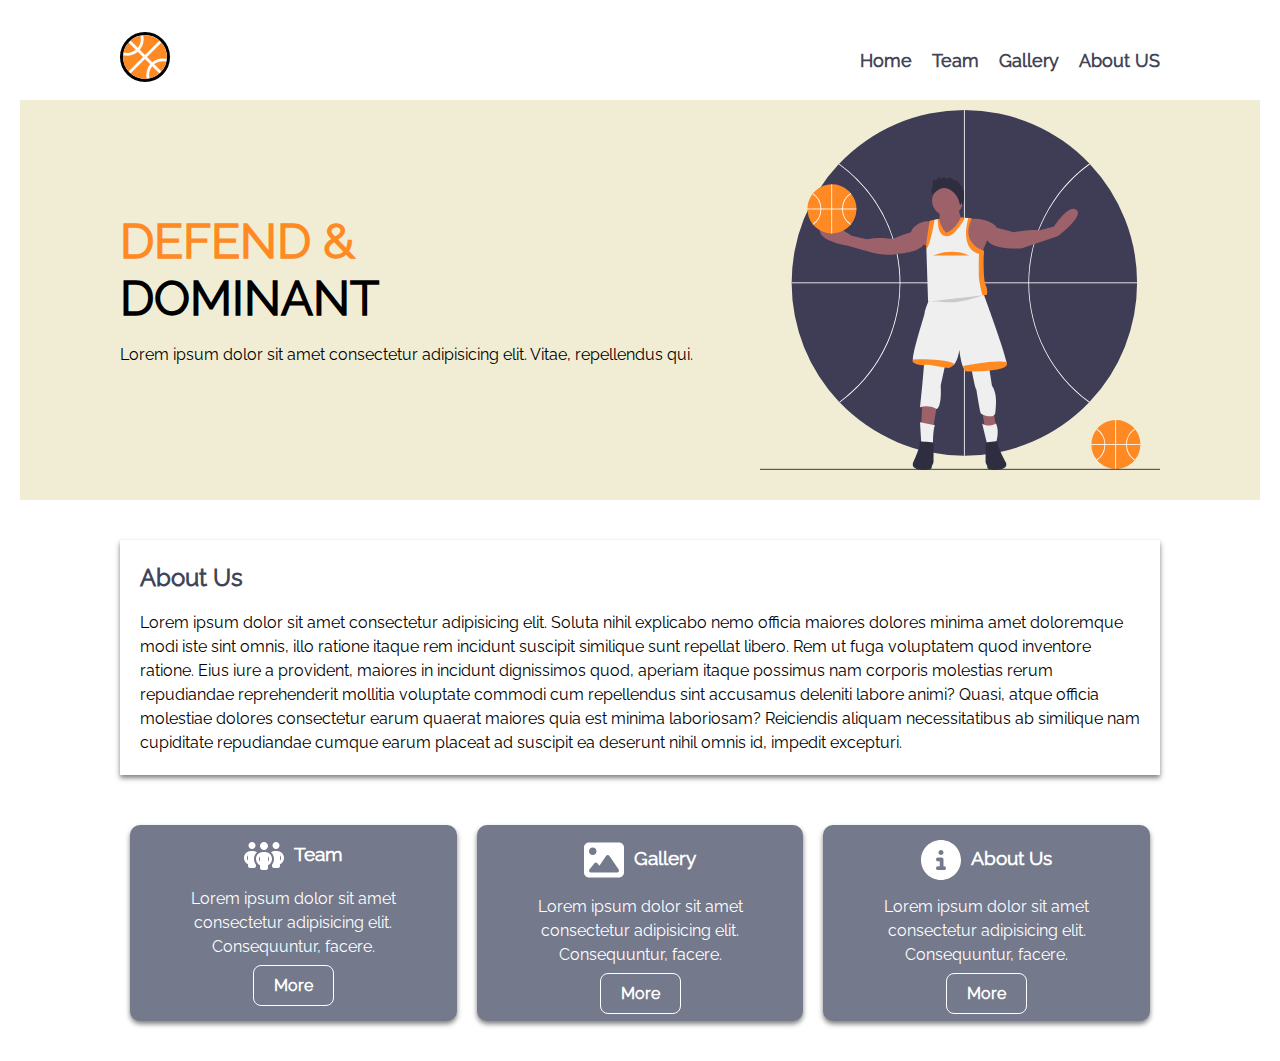
<file: index.html>
<!DOCTYPE html>
<html lang="en">
  <head>
    <meta charset="UTF-8" />
    <meta http-equiv="X-UA-Compatible" content="IE=edge" />
    <meta name="viewport" content="width=device-width, initial-scale=1.0" />
    <link rel="stylesheet" href="styles.css" />
    <title>Basketball Team</title>
  </head>
  <body>
    <header class="header">
      <section class="container">
        <div class="logo-container">
          <img src="./media/logo.svg" alt="Basketball-logo" />
        </div>
        <nav>
          <ul>
            <li><a href="#">Home</a></li>
            <li><a href="team.html">Team</a></li>
            <li><a href="gallery.html">Gallery</a></li>
            <li><a href="aboutUs.html">About US</a></li>
          </ul>
        </nav>
        <!-- <ul>
          <li>
            <div class="icons">
              <img src="./media/phone-solid.svg" alt="phone number" />
            </div>
            0917-435-2343
          </li>
          <li>
            <div class="icons">
              <img
                src="./media/arrow-right-to-bracket-solid.svg"
                alt="registeration"
              />
            </div>
            Register
          </li>
        </ul> -->
      </section>
    </header>
    <main>
      <section class="description">
        <section class="container">
          <div>
            <h1><span class="defend">Defend &</span><br />Dominant</h1>
            <p>
              Lorem ipsum dolor sit amet consectetur adipisicing elit. Vitae,
              repellendus qui.
            </p>
          </div>
          <img
            class="des-img"
            src="./media/undraw_greek_freak_j-2-qb.svg"
            alt="basketball player"
          />
        </section>
      </section>
      <section class="about">
        <section class="container">
          <div class="about-box">
            <h2>About Us</h2>
            <p>
              Lorem ipsum dolor sit amet consectetur adipisicing elit. Soluta
              nihil explicabo nemo officia maiores dolores minima amet
              doloremque modi iste sint omnis, illo ratione itaque rem incidunt
              suscipit similique sunt repellat libero. Rem ut fuga voluptatem
              quod inventore ratione. Eius iure a provident, maiores in incidunt
              dignissimos quod, aperiam itaque possimus nam corporis molestias
              rerum repudiandae reprehenderit mollitia voluptate commodi cum
              repellendus sint accusamus deleniti labore animi? Quasi, atque
              officia molestiae dolores consectetur earum quaerat maiores quia
              est minima laboriosam? Reiciendis aliquam necessitatibus ab
              similique nam cupiditate repudiandae cumque earum placeat ad
              suscipit ea deserunt nihil omnis id, impedit excepturi.
            </p>
          </div>
        </section>
      </section>
      <section class="boxes">
        <section class="container">
          <div class="box">
            <h3><img src="./media/people-group-solid.svg" alt="team" />Team</h3>
            <p>
              Lorem ipsum dolor sit amet consectetur adipisicing elit.
              Consequuntur, facere.
            </p>
            <div><a href="#">More</a></div>
          </div>
          <div class="box">
            <h3><img src="./media/image-solid.svg" alt="Gallery" />Gallery</h3>
            <p>
              Lorem ipsum dolor sit amet consectetur adipisicing elit.
              Consequuntur, facere.
            </p>
            <div><a href="#">More</a></div>
          </div>
          <div class="box">
            <h3>
              <img src="./media/circle-info-solid.svg" alt="About" />About Us
            </h3>
            <p>
              Lorem ipsum dolor sit amet consectetur adipisicing elit.
              Consequuntur, facere.
            </p>
            <div><a href="#">More</a></div>
          </div>
        </section>
      </section>
    </main>
  </body>
</html>
</file>
<file: styles.css>
/* 
orange:#FF8A23
gray:#424556
description-section:#F1EDD4
dark-gray:#3F3D56
*/

@font-face {
  font-family: "Raleway";
  src: url(./Fonts/Raleway-Regular.ttf) format(truetype);
}
* {
  padding: 0;
  margin: 0;
  box-sizing: border-box;
}
body {
  font-family: "Raleway";
  padding: 20px;
  font-size: 16px;
  line-height: 1.5;
}
h1 {
  text-transform: uppercase;
}
h1,
h2,
h3 {
  margin-bottom: 15px;
}
ul {
  list-style: none;
  list-style-position: inside;
}
.container {
  max-width: 1100px;
  margin: 0 auto;
  padding: 0 30px;
}
.header {
  height: 80px;
}
.logo-container {
  width: 100%;
  max-width: 50px;
}
.logo-container img {
  border: 3px solid #000000;
  border-radius: 50%;
}
nav a {
  color: #424556;
  text-decoration: none;
  font-size: 18px;
  font-weight: bold;
}
.header a:hover {
  color: #000;
}
.header .container {
  display: flex;
  justify-content: space-between;
  align-items: center;
  height: 100%;
}
nav ul {
  display: flex;
}
nav ul li {
  margin-left: 20px;
}
/* DESCRIPTION SECTION */
.description {
  background-color: #f1edd4;
  min-height: 400px;
  padding: 10px;
}
.description h1 {
  font-size: 3rem;
  font-weight: bold;
  line-height: 1.2;
}
.description .defend {
  color: #ff8a23;
}
.des-img {
  max-width: 400px;
}
.description .container {
  display: flex;
  justify-content: space-between;
  align-items: center;
}
/* ABOUT US */
.about {
  margin-top: 40px;
  margin-bottom: 30px;
}
.about .about-box {
  padding: 20px;

  box-shadow: 0 3px 5px rgba(0, 0, 0, 0.5);
}
h2 {
  color: #424556;
}
/* BOXES */

.boxes .container {
  display: flex;
  justify-content: space-between;
}
.box {
  flex: 1;
  background-color: #74798c;
  color: white;
  border-radius: 10px;
  margin: 20px 10px;
  box-shadow: 0 3px 5px rgba(0, 0, 0, 0.5);
  padding: 15px;
  text-align: center;
}
.box img {
  max-width: 40px;
  margin-right: 10px;
  vertical-align: middle;
}
.box div {
  margin-top: 15px;
}
.box a {
  text-decoration: none;
  color: white;
  border: 1px solid white;
  padding: 10px 20px;
  border-radius: 8px;
  font-weight: bold;
}
.box a:hover {
  background-color: white;
  color: #424556;
}

@media (max-width: 768px) {
  .description .container {
    flex-direction: column;
    padding-top: 20px;
    text-align: center;
  }
  .about-box {
    overflow: scroll;
  }
  .boxes .container {
    display: block;
  }
  .logo-container {
    display: none;
  }
  .header {
    height: fit-content;
  }
  nav ul {
    flex-direction: column;
  }
}
</file>
